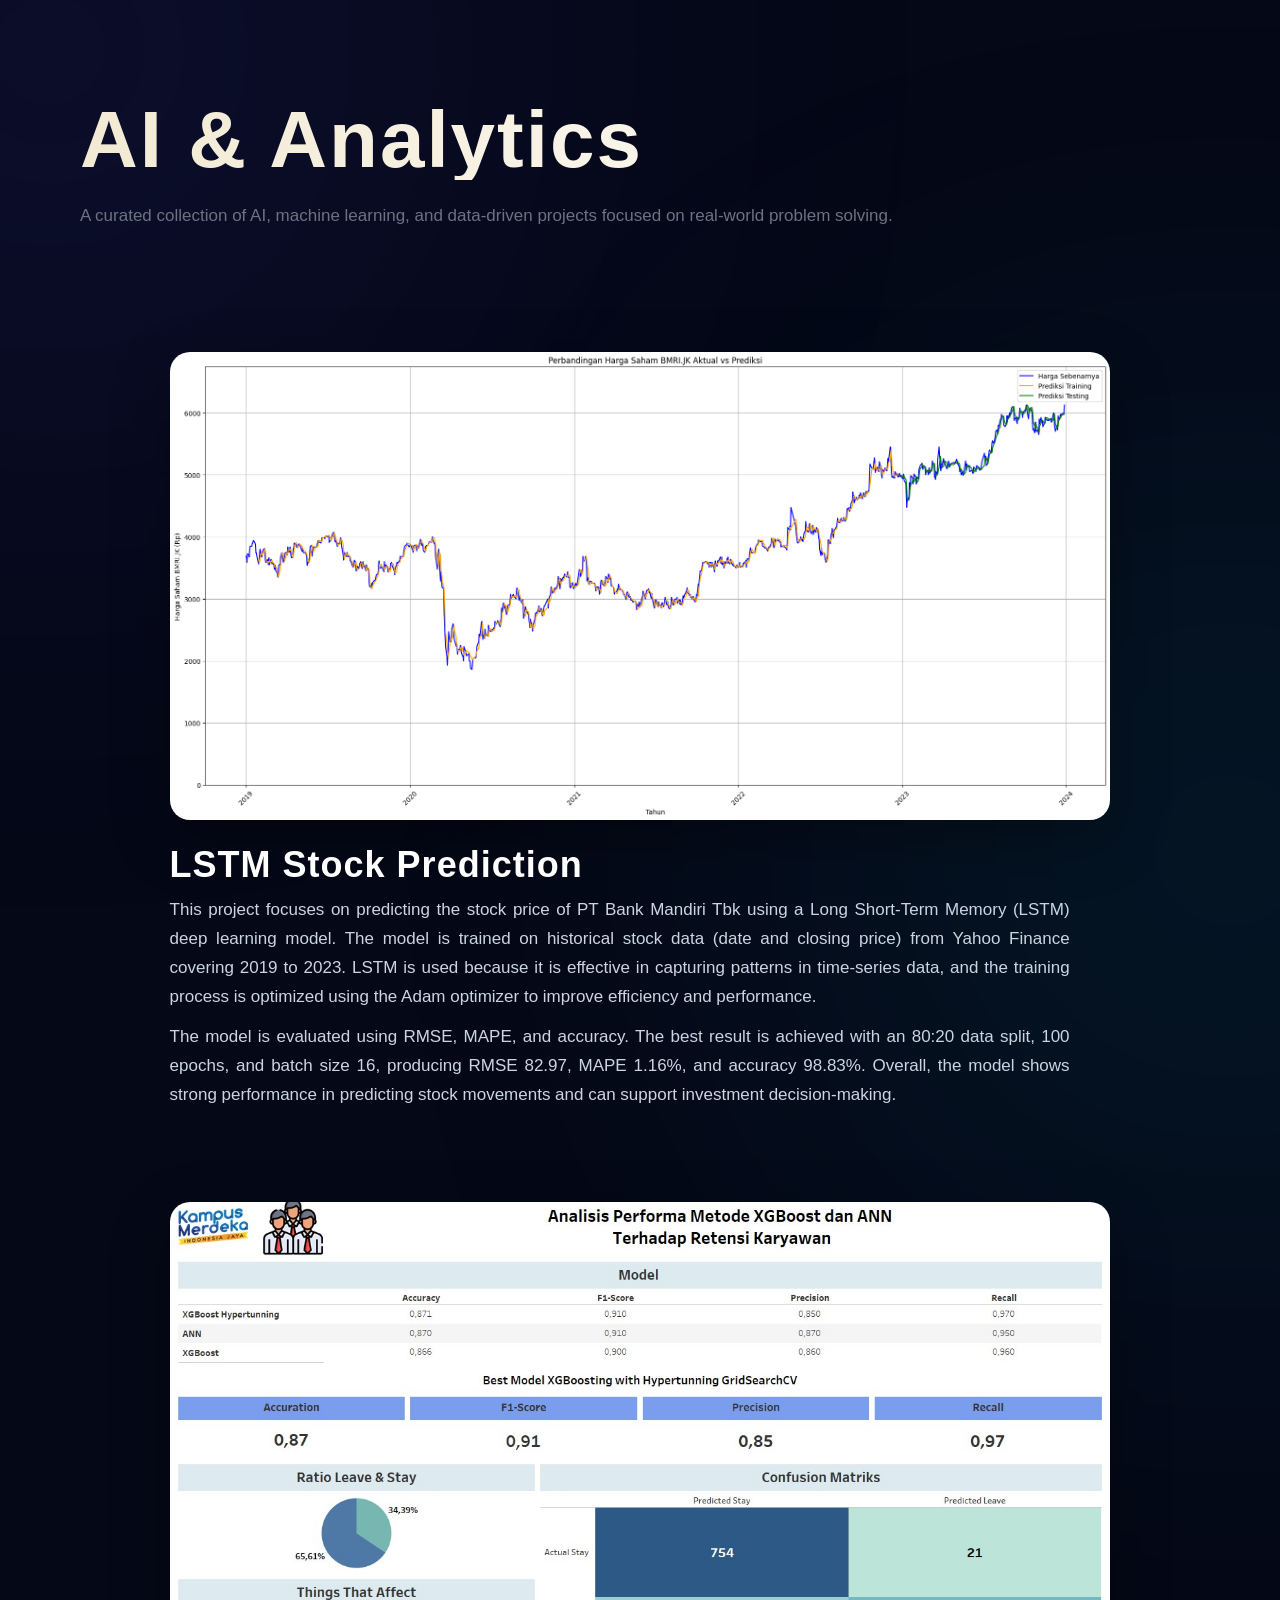
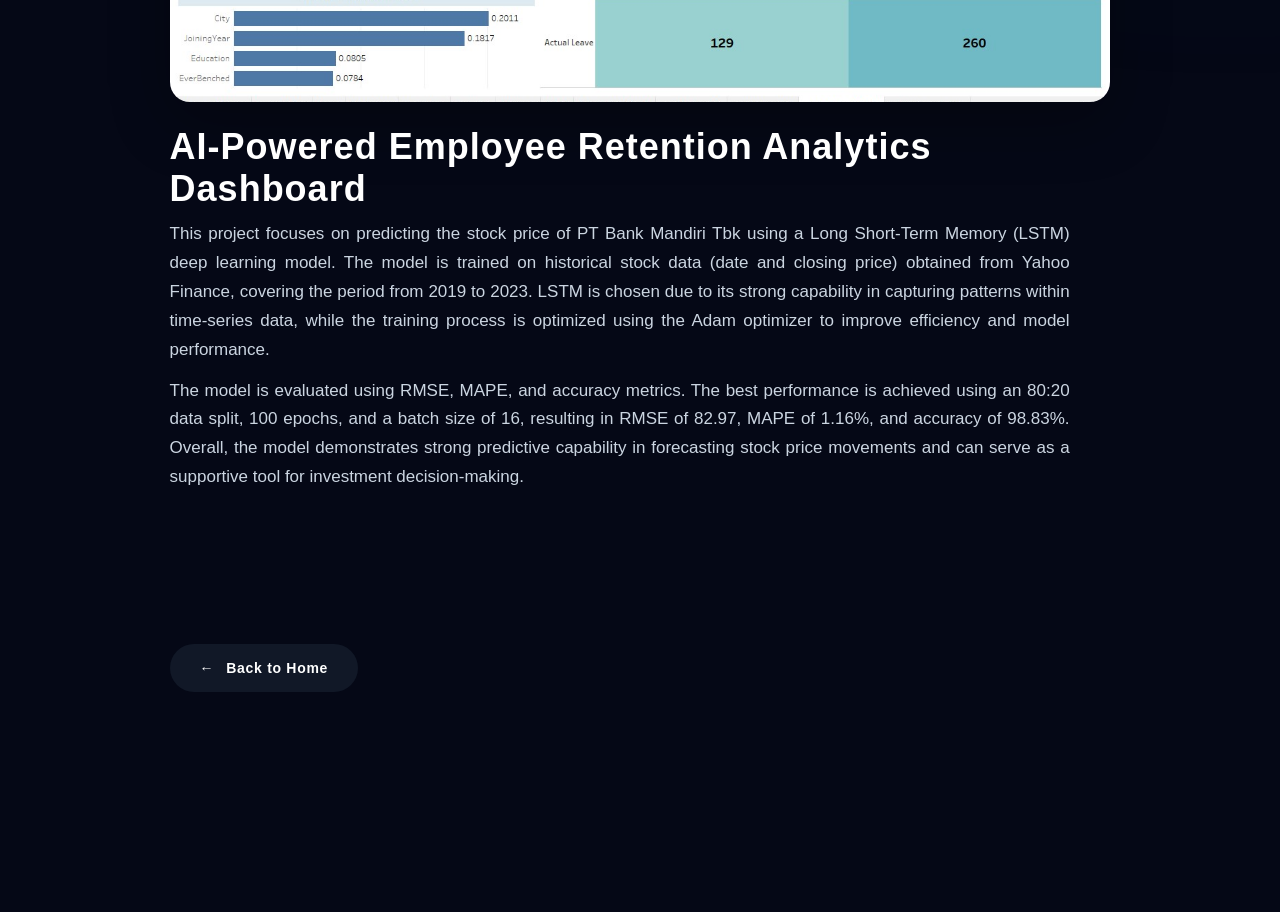
<file: data-projects.html>
<!DOCTYPE html>
<html lang="en">
<head>
  <meta charset="UTF-8">
  <meta name="viewport" content="width=device-width, initial-scale=1.0">
  <title>Machine Learning Projects</title>
  <link rel="stylesheet" href="style.css">
</head>
<link href="https://fonts.googleapis.com/css2?family=Space+Grotesk:wght@400;500;700;900&display=swap" rel="stylesheet">
<link href="https://fonts.googleapis.com/css2?family=Sora:wght@700;800&display=swap" rel="stylesheet">

<body class="design-body">

  <div class="ml-page">

    <h1>AI & Analytics</h1>

<p class="ml-subtitle">
A curated collection of AI, machine learning, and data-driven projects focused on real-world problem solving.
</p>

<div class="ml-container">

  <!-- PROJECT 1 -->
  <div class="ml-project">
    <img src="assets/prediksilstm.png" alt="LSTM Prediction">

    <div class="ml-text">
      <h2>LSTM Stock Prediction</h2>
      <p>
This project focuses on predicting the stock price of PT Bank Mandiri Tbk using a Long Short-Term Memory (LSTM) deep learning model. The model is trained on historical stock data (date and closing price) from Yahoo Finance covering 2019 to 2023. LSTM is used because it is effective in capturing patterns in time-series data, and the training process is optimized using the Adam optimizer to improve efficiency and performance.
</p>

<p>
The model is evaluated using RMSE, MAPE, and accuracy. The best result is achieved with an 80:20 data split, 100 epochs, and batch size 16, producing RMSE 82.97, MAPE 1.16%, and accuracy 98.83%. Overall, the model shows strong performance in predicting stock movements and can support investment decision-making.
</p>
    </div>
  </div>

  <!-- PROJECT 2 -->
  <div class="ml-project">
    <img src="assets/dashboard.jpg" alt="SVM Stroke">

<div class="ml-text">
  <h2>AI-Powered Employee Retention Analytics Dashboard</h2>

  <p>
This project focuses on predicting the stock price of PT Bank Mandiri Tbk using a Long Short-Term Memory (LSTM) deep learning model. The model is trained on historical stock data (date and closing price) obtained from Yahoo Finance, covering the period from 2019 to 2023. LSTM is chosen due to its strong capability in capturing patterns within time-series data, while the training process is optimized using the Adam optimizer to improve efficiency and model performance.
  </p>

  <p>
The model is evaluated using RMSE, MAPE, and accuracy metrics. The best performance is achieved using an 80:20 data split, 100 epochs, and a batch size of 16, resulting in RMSE of 82.97, MAPE of 1.16%, and accuracy of 98.83%. Overall, the model demonstrates strong predictive capability in forecasting stock price movements and can serve as a supportive tool for investment decision-making.
  </p>
</div>

</div>

<a href="index.html" class="back-btn">
    <span>←</span>
    <span>Back to Home</span>
</a>

</section>

</body>
</html>
</file>
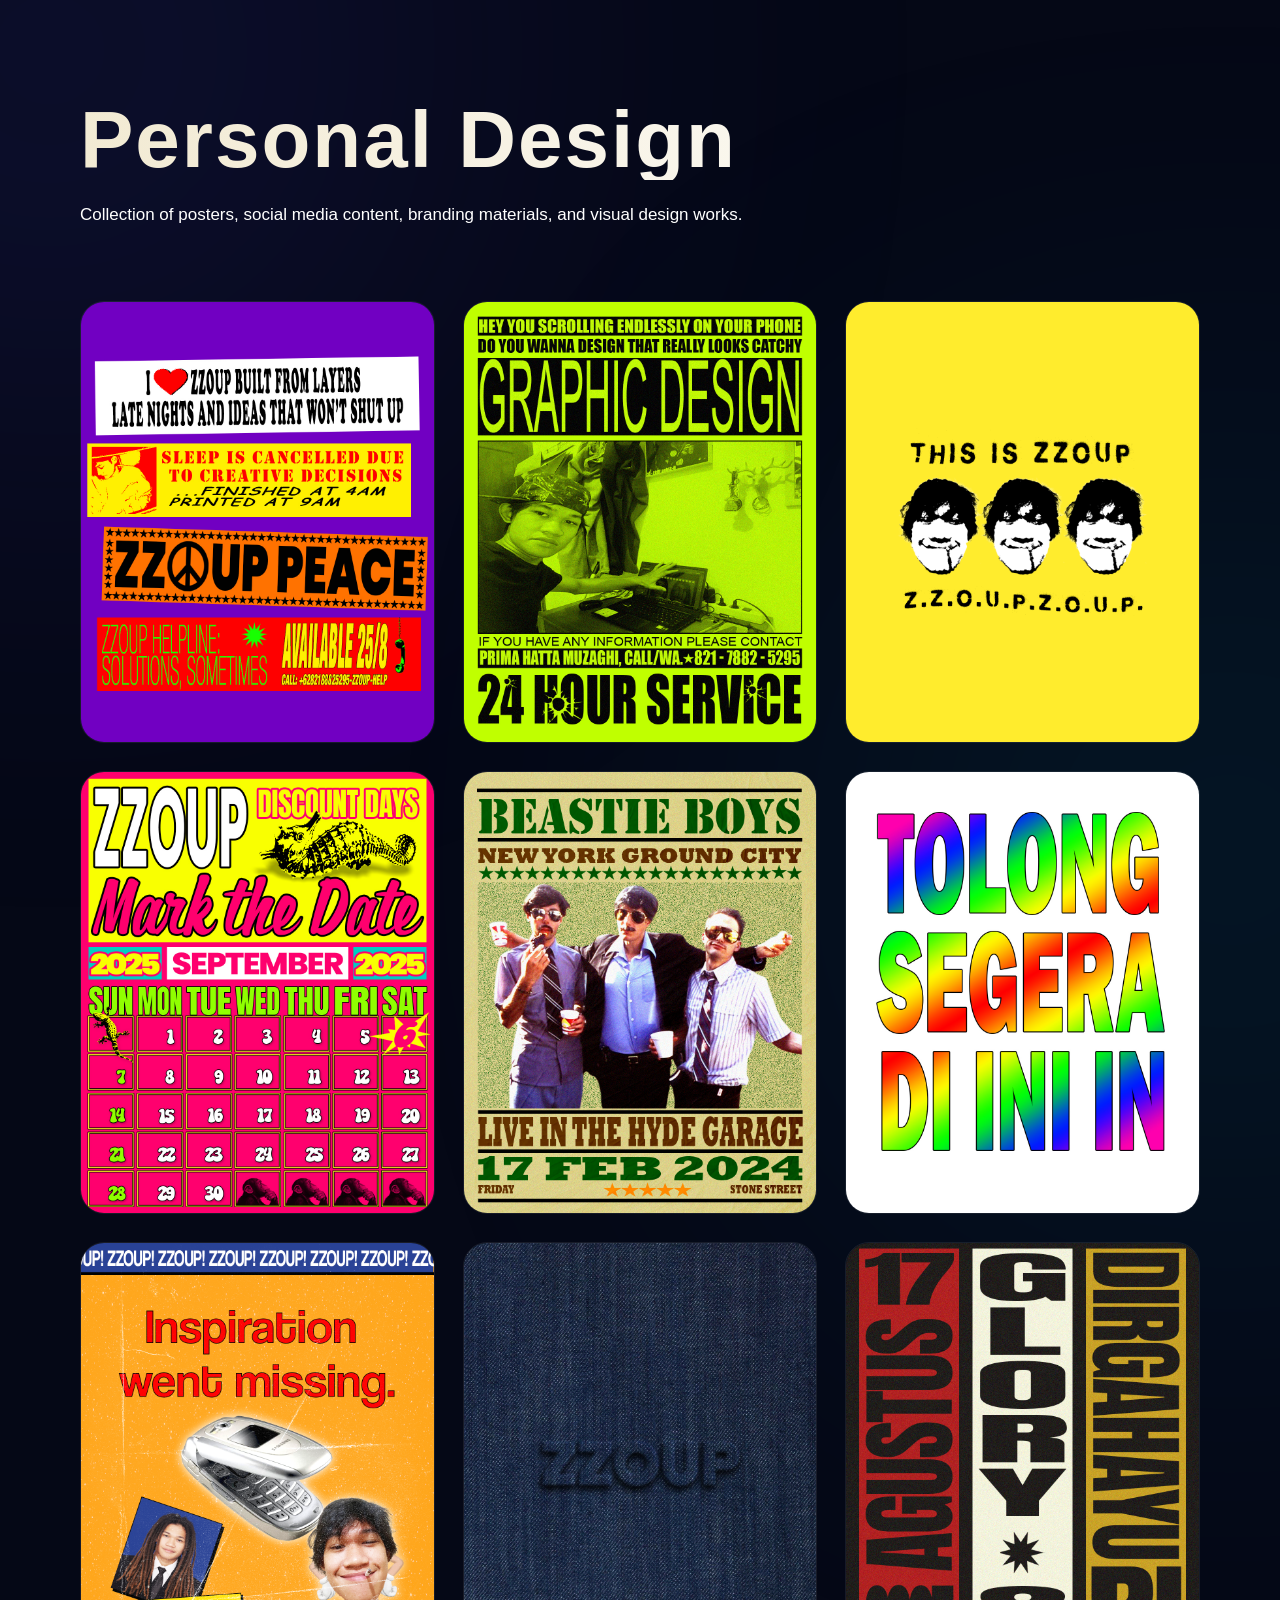
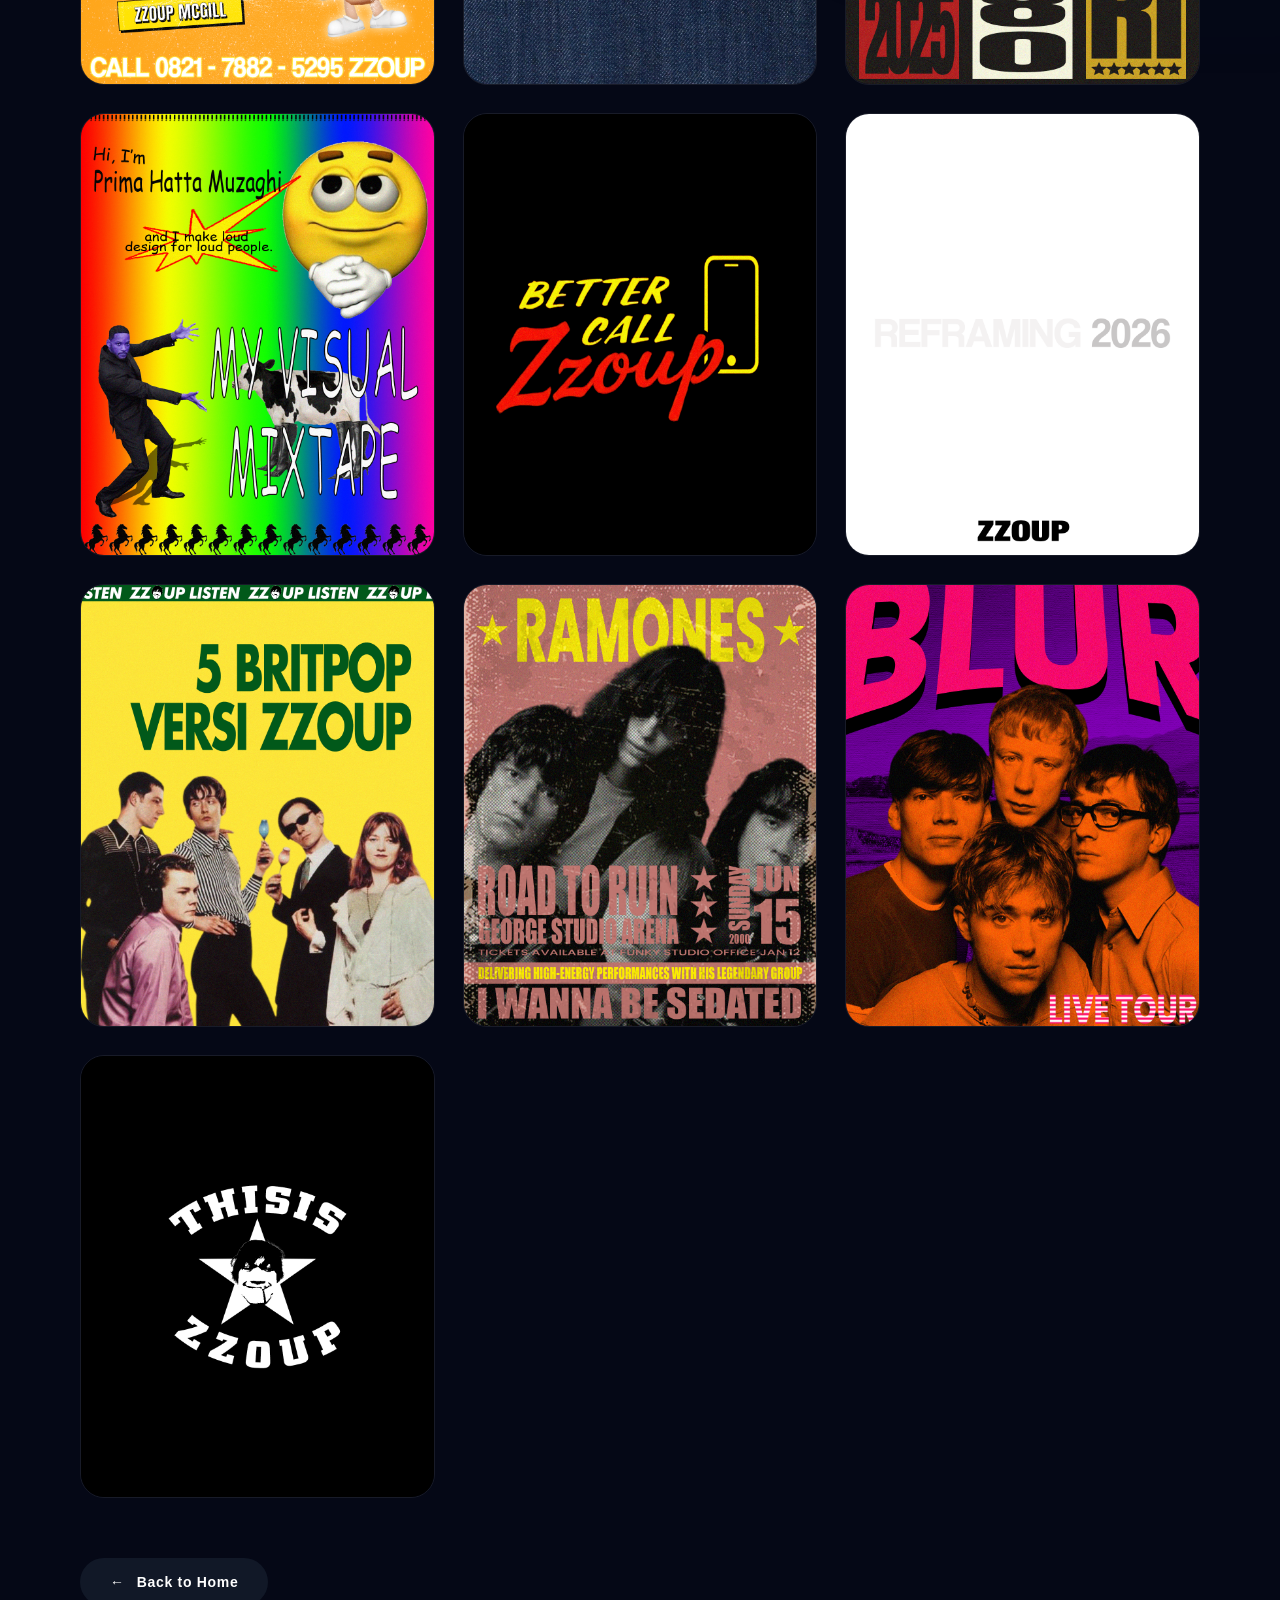
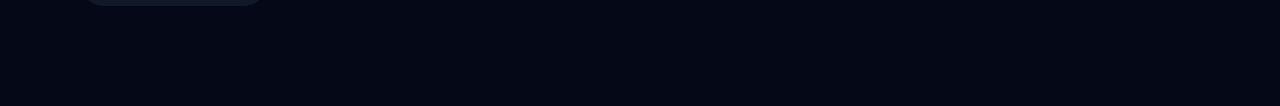
<file: design-projects.html>
<!DOCTYPE html>
<html lang="en">
<head>
    <meta charset="UTF-8">
    <meta name="viewport" content="width=device-width, initial-scale=1.0">
    <title>Design Projects</title>
    <link rel="stylesheet" href="style.css">
</head>
<body>
    <body class="design-body">

    </body>

<section class="design-page">

    <h1>Personal Design</h1>

    <p>
        Collection of posters, social media content,
        branding materials, and visual design works.
    </p>

    <div class="design-grid">

        <img src="assets/zzoupsticker.jpg" alt="">
        <img src="assets/zzoupjasa.jpg" alt="">
        <img src="assets/zzoupava.png" alt="">
        <img src="assets/zzoupcalender.jpg" alt="">
        <img src="assets/beastieboys.png" alt="">
        <img src="assets/tolong.jpg" alt="">
        <img src="assets/zzoup.png" alt="">
        <img src="assets/zzoupdenim.jpg" alt="">
        <img src="assets/zzoupkemerdekaan.jpg" alt="">
        <img src="assets/zzoupintro.jpg" alt="">
        <img src="assets/zzoupbcs.png" alt="">
        <img src="assets/zzoupreframing.png" alt="">
        <img src="assets/zzoupbritpop.png" alt="">
        <img src="assets/zzoupramones.jpg" alt="">
        <img src="assets/zzoupblur.jpg" alt="">
        <img src="assets/zzoupclash.png" alt="">

    </div>

<a href="index.html" class="back-btn">
    <span>←</span>
    <span>Back to Home</span>
</a>

</section>

</body>
</html>
</file>
<file: style.css>
/* =============================================
   FONT — Helvetica Neue LT Std (headings, bold) + Helvetica Neue (body)
   ============================================= */

:root {
  --font-heading: 'Helvetica Neue LT Std', 'Helvetica Neue', Helvetica, Arial, sans-serif;
  --font-body: 'Helvetica Neue', Helvetica, Arial, sans-serif;
}

html,
body {
  overflow-x: hidden;
}

* {
  margin: 0;
  padding: 0;
  box-sizing: border-box;
  scroll-behavior: smooth;
  font-family: var(--font-body);
}

body {
  background: white;
  color: #111;
}

/* =============================================
   TICKER BAR
   ============================================= */

.ticker-bar {
  display: flex;
  align-items: center;
  background: #0f172a;
  color: #f0f0f0;
  font-size: 13px;
  font-weight: 500;
  overflow: hidden;
  height: 38px;
  position: fixed;
  top: 0;
  left: 0;
  width: 100%;
  z-index: 1000;
  border-bottom: 2px solid #F9F5F0;
  font-family: var(--font-body);
  letter-spacing: 0.02em;
}

.ticker-label {
  flex-shrink: 0;
  background: #F4991A;
  color: #fff;
  font-weight: 700;
  font-size: 10px;
  letter-spacing: 0.12em;
  padding: 0 16px;
  height: 100%;
  display: flex;
  align-items: center;
  white-space: nowrap;
  font-family: var(--font-body);
  text-transform: uppercase;
}

.ticker-track {
  flex: 1;
  overflow: hidden;
  height: 100%;
  display: flex;
  align-items: center;
}

.ticker-inner {
  display: inline-flex;
  align-items: center;
  white-space: nowrap;
  animation: ticker-scroll 32s linear infinite;
}

.ticker-bar:hover .ticker-inner {
  animation-play-state: paused;
}

.ticker-item {
  display: inline-flex;
  align-items: center;
  gap: 6px;
  padding: 0 40px;
  color: #ffffff;
  font-family: var(--font-body);
}

.ticker-name {
  color: #F4991A;
  font-weight: 700;
}

.ticker-sep {
  color: #4a6080;
  margin: 0 2px;
}

@keyframes ticker-scroll {
  0%   { transform: translateX(0); }
  100% { transform: translateX(-50%); }
}

/* =============================================
   NAVBAR
   ============================================= */

nav {
  display: flex;
  justify-content: space-between;
  align-items: center;
  padding: 24px 8%;
  position: fixed;
  top: 38px;
  width: 100%;
  z-index: 999;
  background: rgba(255, 255, 255, 0.82);
  backdrop-filter: blur(18px);
  -webkit-backdrop-filter: blur(18px);
  border-bottom: 1px solid rgba(15, 23, 42, 0.05);
  box-shadow: 0 8px 30px rgba(15, 23, 42, 0.05);
}

.logo {
  font-family: var(--font-heading);
  font-size: 28px;
  letter-spacing: 2px;
  color: #0f172a;
  text-decoration: none;
  animation: logoFloat 3s ease-in-out infinite;
  cursor: pointer;
  transition: 0.3s;

  background: linear-gradient(90deg, #0f172a, #1e293b, #d1cbb8, #0f172a);
  background-size: 300%;
  -webkit-background-clip: text;
  -webkit-text-fill-color: transparent;
  animation: gradientMove 8s linear infinite, logoFloat 3s ease-in-out infinite;
}

.logo:hover {
  transform: translateY(-2px);
}

@keyframes logoFloat {
  0%   { transform: translateY(0px); }
  50%  { transform: translateY(-4px); }
  100% { transform: translateY(0px); }
}

@keyframes gradientMove {
  0%   { background-position: 0%; }
  50%  { background-position: 100%; }
  100% { background-position: 0%; }
}

nav ul {
  display: flex;
  align-items: center;
  gap: 45px;
  list-style: none;
}

nav a {
  font-family: var(--font-body);
  font-size: 14px;
  font-weight: 600;
  color: #0f172a;
  text-decoration: none;
  letter-spacing: 0.05em;
  text-transform: uppercase;
  position: relative;
  transition: 0.35s ease;
}

nav a::after {
  content: "";
  position: absolute;
  left: 50%;
  bottom: -6px;
  width: 0;
  height: 2px;
  background: #F4991A;
  transform: translateX(-50%);
  transition: 0.35s ease;
}

nav a:hover {
  color: #F4991A;
}

nav a:hover::after {
  width: 100%;
}

/* =============================================
   HERO
   ============================================= */

.hero {
  min-height: 100vh;
  display: flex;
  justify-content: space-between;
  align-items: center;
  padding: 160px 8% 120px;
  gap: 80px;
  background: white;
  color: #111;
}

.hero-text {
  flex: 1;
}

.hero-text h2 {
  font-family: var(--font-body);
  font-size: 18px;
  font-weight: 500;
  color: #344F1F;
  letter-spacing: 0.15em;
  text-transform: uppercase;
  margin-bottom: 10px;
  opacity: 0.85;
}

.hero-text h1 {
  font-family: var(--font-heading);
  font-size: 78px;
  font-weight: 700;
  line-height: 0.95;
  letter-spacing: 1px;
  color: #344F1F;
  white-space: nowrap;

  opacity: 0;
  animation: zoomFade 1.2s ease forwards;
  animation-delay: 0.5s;
}

.hero-text p {
  margin: 24px 0;
  max-width: clamp(320px, 35vw, 420px);
  line-height: 1.7;
  font-size: 17px;
  font-weight: 400;
  color: #112043;
  letter-spacing: 0.01em;

  opacity: 0;
  animation: fadeUp 1.2s ease forwards;
  animation-delay: 0.8s;
}

.hero button {
  padding: 16px 36px;
  border: none;
  border-radius: 14px;
  background: #F4991A;
  color: white;
  font-family: var(--font-body);
  font-weight: 700;
  font-size: 13px;
  letter-spacing: 0.1em;
  text-transform: uppercase;
  cursor: pointer;
  transition: all 0.35s ease;

  opacity: 0;
  animation: fadeUp 1.2s ease forwards, buttonGlow 3s ease-in-out infinite;
  animation-delay: 1.1s, 0s;
}

.hero button:hover {
  transform: translateY(-4px);
  box-shadow: 0 10px 25px rgba(244, 153, 26, 0.4);
}

.hero-image {
  flex: 1;
  display: flex;
  justify-content: flex-end;
  position: relative;
}

.hero-image img {
  width: 350px;
  border-radius: 20px;
  object-fit: cover;
  opacity: 0;
  animation: fadePhoto 1.2s ease forwards;
  animation-delay: 0.7s;
}

/* =============================================
   SECTION BASE
   ============================================= */

section {
  padding: 100px 8%;
}

section h2 {
  font-family: var(--font-heading);
  font-size: 52px;
  font-weight: 700;
  letter-spacing: 1px;
  margin-bottom: 50px;
  line-height: 1;
}

.section-title {
  font-family: var(--font-heading);
  font-size: 52px;
  font-weight: 700;
  letter-spacing: 1px;
  position: relative;
  display: inline-block;
  margin-bottom: 50px;
  line-height: 1;
}

.section-title::after {
  content: "";
  position: absolute;
  left: 0;
  bottom: -14px;
  width: 70px;
  height: 4px;
  border-radius: 10px;
  background: #F4991A;
}

/* =============================================
   ABOUT
   ============================================= */

.about {
  background: #ffffff;
  color: #344F1F;
  display: flex;
  flex-direction: column;
  align-items: center;
  padding: 80px 8% 80px;
  gap: 10px;
}

.about h2 {
  color: #344F1F;
  align-self: flex-start;
}

.about p {
  font-family: var(--font-body);
  font-size: 18px;
  font-weight: 400;
  line-height: 1.9;
  text-align: justify;
  color: #112043;
  max-width: 900px;
  letter-spacing: 0.01em;
}

/* =============================================
   EXPERIENCE
   ============================================= */

.experience {
  background: #ffffff;
  color: #0f172a;
}

.experience h2 {
  color: #344F1F;
  position: relative;
  display: inline-block;
}

.experience h2::after {
  content: "";
  position: absolute;
  left: 0;
  bottom: -14px;
  width: 70px;
  height: 4px;
  border-radius: 10px;
  background: #F4991A;
}

/* SKILLS 3D GLASS BOX */
.skills-3box {
  display: grid;
  grid-template-columns: repeat(auto-fit, minmax(280px, 1fr));
  gap: 25px;
  margin-top: 20px;
}

.glass-box {
  background: rgba(255, 255, 255, 0.08);
  border: 1px solid rgba(255, 255, 255, 0.2);
  border-radius: 20px;
  padding: 22px;
  backdrop-filter: blur(14px);
  -webkit-backdrop-filter: blur(14px);
  box-shadow:
    0 20px 40px rgba(0, 0, 0, 0.15),
    inset 0 1px 0 rgba(255, 255, 255, 0.2);
  transition: 0.35s ease;
  transform-style: preserve-3d;
}

.glass-box:hover {
  transform: translateY(-10px);
  box-shadow:
    0 30px 60px rgba(0, 0, 0, 0.25),
    inset 0 1px 0 rgba(255, 255, 255, 0.25);
}

.box-header {
  display: flex;
  align-items: center;
  gap: 10px;
  margin-bottom: 18px;
}

.box-header img {
  width: 26px;
  height: 26px;
}

.box-header h3 {
  font-family: var(--font-heading);
  font-size: 16px;
  font-weight: 700;
  letter-spacing: 2px;
}

/* TIMELINE */
.timeline {
  position: relative;
  padding-left: 30px;
}

.timeline::before {
  content: "";
  position: absolute;
  left: 10px;
  top: 10px;
  bottom: 10px;
  width: 2px;
  background: rgba(192, 192, 192, 0.35);
}

.timeline-item {
  position: relative;
  margin-bottom: 22px;
}

.dot {
  width: 10px;
  height: 10px;
  background: rgb(192, 192, 192);
  border-radius: 50%;
  position: absolute;
  left: -24px;
  top: 3px;
  box-shadow: 0 0 10px rgba(192, 192, 192, 0.6);
}

.timeline h4 {
  margin: 0;
  font-family: var(--font-body);
  font-size: 14px;
  font-weight: 700;
  color: #0f172a;
  letter-spacing: 0.01em;
}

.timeline p {
  margin: 5px 0;
  font-family: var(--font-body);
  font-size: 13px;
  opacity: 0.75;
}

.timeline span {
  font-family: var(--font-body);
  font-size: 12px;
  opacity: 0.6;
}

/* TOOLS GRID */
.tools-grid-box {
  display: grid;
  grid-template-columns: repeat(4, 1fr);
  gap: 16px;
  justify-items: center;
  align-items: center;
  width: 100%;
  margin-top: 10px;
}

.tool-item {
  display: flex;
  flex-direction: column;
  align-items: center;
  justify-content: center;
  gap: 6px;
  text-align: center;
}

.tool-item img {
  width: 70px;
  height: 70px;
  object-fit: contain;
  padding: 10px;
  background: rgba(255, 255, 255, 0.08);
  border: 1px solid rgba(255, 255, 255, 0.15);
  border-radius: 12px;
  transition: 0.2s ease;
}

.tool-item p {
  margin: 0;
  font-family: var(--font-body);
  font-size: 12px;
  font-weight: 600;
  color: #0f172a;
  text-align: center;
  letter-spacing: 0.03em;
}

/* =============================================
   SKILLS CLOUD
   ============================================= */

.skills {
  background: white;
}

.skills h2 {
  color: #344F1F !important;
}

.skills-cloud {
  position: relative;
  width: 100%;
  max-width: 1000px;
  height: 280px;
  margin: 60px auto 0;
  transform: translateY(80px);
}

.skills-cloud span {
  position: absolute;
  background: #e8e7e8;
  padding: 14px 28px;
  border-radius: 999px;
  font-family: var(--font-body);
  font-size: 15px;
  font-weight: 600;
  letter-spacing: 0.02em;
  color: #111;
  white-space: nowrap;
  transition: 0.3s ease;
}

.skills-cloud span:hover {
  transform: translateY(-6px) scale(1.03) !important;
  background: #112043;
  color: white;
}

.skills-cloud span:nth-child(1)  { top: 120px; left: 60px;  transform: rotate(-12deg); }
.skills-cloud span:nth-child(2)  { top: 170px; left: 210px; transform: rotate(8deg); }
.skills-cloud span:nth-child(3)  { top: 95px;  left: 390px; transform: rotate(-10deg); }
.skills-cloud span:nth-child(4)  { top: 180px; left: 500px; transform: rotate(10deg); }
.skills-cloud span:nth-child(5)  { top: 130px; left: 650px; transform: rotate(-15deg); }
.skills-cloud span:nth-child(6)  { top: 250px; left: 80px;  transform: rotate(-8deg); }
.skills-cloud span:nth-child(7)  { top: 225px; left: 300px; transform: rotate(6deg); }
.skills-cloud span:nth-child(8)  { top: 240px; left: 520px; transform: rotate(-5deg); }
.skills-cloud span:nth-child(9)  { top: 230px; left: 760px; transform: rotate(9deg); }
.skills-cloud span:nth-child(10) { top: 60px;  left: 160px; transform: rotate(5deg); }
.skills-cloud span:nth-child(11) { top: 300px; left: 440px; transform: rotate(-7deg); }

/* =============================================
   PROJECTS
   ============================================= */

.projects {
  background: #e8e7e8;
}

.projects h2 {
  font-family: var(--font-heading);
  color: #344F1F;
  position: relative;
  display: inline-block;
}

.projects h2::after {
  content: "";
  position: absolute;
  left: 0;
  bottom: -14px;
  width: 70px;
  height: 4px;
  border-radius: 10px;
  background: #F4991A;
}

.project-container {
  display: grid;
  grid-template-columns: repeat(auto-fit, minmax(300px, 1fr));
  gap: 30px;
}

.project-card-link {
  text-decoration: none;
  color: inherit;
  display: block;
}

.project-card {
  background: #F9F5F0;
  border: 2px solid transparent;
  border-radius: 24px;
  overflow: hidden;
  transition: 0.35s ease;
  box-shadow: 0 8px 30px rgba(0, 0, 0, 0.05);
}

.project-card:hover {
  transform: translateY(-8px);
  box-shadow: 0 20px 40px rgba(52, 79, 31, 0.10);
}

.project-card img {
  width: 100%;
  height: 220px;
  object-fit: cover;
}

.project-info {
  padding: 22px;
}

.project-info h3 {
  font-family: var(--font-heading);
  font-size: 22px;
  font-weight: 700;
  letter-spacing: 0.5px;
  color: #0f172a;
  margin-bottom: 8px;
}

.project-info p {
  font-family: var(--font-body);
  font-size: 14px;
  line-height: 1.6;
  color: #374151;
  margin-top: 0;
  letter-spacing: 0.01em;
}

/* =============================================
   CONTACT
   ============================================= */

.contact {
  background: white;
  color: #111;
  text-align: center;
}

.contact p,
.contact h2 {
  color: #344F1F;
}

.contact-icons {
  display: flex;
  justify-content: center;
  gap: 40px;
  flex-wrap: wrap;
  margin-top: 40px;
}

.contact-item {
  display: flex;
  flex-direction: column;
  align-items: center;
  gap: 10px;
  text-decoration: none;
  color: #0f172a;
  padding: 20px;
  border-radius: 16px;
  background: #f3f4f6;
  transition: 0.3s ease;
  width: 120px;
  font-family: var(--font-body);
  font-size: 13px;
  font-weight: 600;
  letter-spacing: 0.05em;
  text-transform: uppercase;
}

.contact-item img {
  width: 40px;
  height: 40px;
  object-fit: contain;
  filter: none !important;
}

.contact-item:hover {
  transform: translateY(-8px);
  background: #0f172a;
  color: white;
  box-shadow: 0 20px 40px rgba(0, 0, 0, 0.15);
}

.contact-item:hover img {
  filter: brightness(0) invert(1) !important;
}

/* =============================================
   COMMENT SECTION
   ============================================= */

.comment-section {
  margin-top: 48px;
  max-width: 700px;
  margin-left: auto;
  margin-right: auto;
}

.comment-section-title {
  font-family: var(--font-heading);
  font-size: 28px;
  font-weight: 700;
  letter-spacing: 0.5px;
  margin-bottom: 6px;
}

.comment-section-sub {
  font-family: var(--font-body);
  font-size: 14px;
  color: #888;
  margin-bottom: 24px;
}

.comment-form {
  background: rgba(255, 255, 255, 0.04);
  border: 1px solid rgba(0, 0, 0, 0.10);
  border-radius: 16px;
  padding: 24px;
  margin-bottom: 32px;
}

.comment-form-row {
  display: grid;
  grid-template-columns: 1fr 1fr;
  gap: 12px;
  margin-bottom: 12px;
}

.comment-form input,
.comment-form textarea {
  width: 100%;
  background: rgba(255, 255, 255, 0.05);
  border: 1px solid rgba(0, 0, 0, 0.12);
  border-radius: 10px;
  padding: 10px 14px;
  font-family: var(--font-body);
  font-size: 14px;
  color: inherit;
  outline: none;
  transition: border-color 0.2s;
  box-sizing: border-box;
}

.comment-form input:focus,
.comment-form textarea:focus {
  border-color: #0f172a;
}

.comment-form textarea {
  resize: vertical;
  min-height: 90px;
  margin-bottom: 12px;
}

.comment-form-footer {
  display: flex;
  align-items: center;
  justify-content: space-between;
}

.char-count {
  font-family: var(--font-body);
  font-size: 12px;
  color: #888;
}

.comment-submit-btn {
  background: #0f172a;
  color: #f0f0f0;
  border: none;
  border-radius: 10px;
  padding: 10px 22px;
  font-family: var(--font-body);
  font-size: 13px;
  font-weight: 700;
  letter-spacing: 0.08em;
  text-transform: uppercase;
  cursor: pointer;
  transition: opacity 0.2s, transform 0.1s;
}

.comment-submit-btn:hover  { opacity: 0.85; }
.comment-submit-btn:active { transform: scale(0.97); }
.comment-submit-btn:disabled { opacity: 0.4; cursor: not-allowed; }

.comment-status {
  font-family: var(--font-body);
  font-size: 13px;
  margin-top: 10px;
  min-height: 18px;
}
.comment-status--success { color: #4caf50; }
.comment-status--error   { color: #f44336; }
.comment-status--info    { color: #888; }

.comment-list {
  display: flex;
  flex-direction: column;
  gap: 14px;
}

.comment-loading,
.comment-empty {
  text-align: center;
  padding: 32px;
  color: #888;
  font-family: var(--font-body);
  font-size: 14px;
}

.comment-card {
  display: flex;
  gap: 14px;
  align-items: flex-start;
  background: rgba(255, 255, 255, 0.03);
  border: 1px solid rgba(0, 0, 0, 0.08);
  border-radius: 12px;
  padding: 16px;
  transition: border-color 0.2s;
}

.comment-card:hover {
  border-color: #0f172a;
}

.comment-card > div:last-child {
  flex: 1;
  text-align: left;
}

.comment-avatar {
  width: 38px;
  height: 38px;
  border-radius: 50%;
  background: #0f172a;
  color: #f0f0f0;
  display: flex;
  align-items: center;
  justify-content: center;
  font-family: var(--font-heading);
  font-size: 14px;
  font-weight: 400;
  flex-shrink: 0;
}

.comment-author {
  font-family: var(--font-body);
  font-size: 14px;
  font-weight: 700;
  text-align: left;
  display: flex;
  align-items: center;
  gap: 6px;
  flex-wrap: wrap;
}

.comment-role {
  font-weight: 400;
  color: #888;
  font-size: 13px;
}

.comment-date {
  font-family: var(--font-body);
  font-size: 12px;
  color: #777;
  margin: 2px 0 6px;
  text-align: left;
}

.comment-text {
  font-family: var(--font-body);
  font-size: 14px;
  line-height: 1.6;
  opacity: 0.85;
  text-align: left;
}

/* =============================================
   CV SECTION
   ============================================= */

.cv-section {
  text-align: center;
  padding: 100px 8%;
  background: #ffffff;
  color: #344F1F;
}

.cv-section h2 {
  color: #344F1F;
}

.cv-section p {
  margin: 20px 0;
  color: #6b7280;
  font-family: var(--font-body);
  font-size: 16px;
}

.cv-btn {
  padding: 16px 38px;
  border: none;
  border-radius: 14px;
  background: #F4991A;
  color: white;
  font-family: var(--font-body);
  font-size: 13px;
  font-weight: 700;
  letter-spacing: 0.1em;
  text-transform: uppercase;
  cursor: pointer;
  transition: 0.3s ease;
}

.cv-btn:hover {
  transform: translateY(-4px);
  box-shadow: 0 12px 30px rgba(244, 153, 26, 0.35);
}

/* CV MODAL */
.cv-modal {
  position: fixed;
  inset: 0;
  background: rgba(0, 0, 0, 0.35);
  backdrop-filter: blur(8px);
  -webkit-backdrop-filter: blur(8px);
  display: flex;
  justify-content: center;
  align-items: center;
  z-index: 9999;
  opacity: 0;
  visibility: hidden;
  transition: 0.3s ease;
}

.cv-modal.show {
  opacity: 1;
  visibility: visible;
}

.cv-content {
  width: 85%;
  max-width: 1000px;
  height: 85vh;
  background: white;
  border-radius: 24px;
  position: relative;
  opacity: 0;
  transform: translateY(40px);
  transition:
    transform 0.45s cubic-bezier(0.22, 1, 0.36, 1),
    opacity 0.45s ease;
  box-shadow: 0 30px 80px rgba(0, 0, 0, 0.12);
}

.cv-modal.show .cv-content {
  opacity: 1;
  transform: translateY(0);
}

.close-cv {
  position: absolute;
  top: 70px;
  right: 20px;
  width: 32px;
  height: 32px;
  border: none;
  background: rgba(255, 255, 255, 0.9);
  border-radius: 10px;
  color: #111;
  font-size: 20px;
  font-weight: 300;
  cursor: pointer;
  display: flex;
  align-items: center;
  justify-content: center;
  z-index: 999;
  transition: all 0.25s ease;
}

.close-cv:hover {
  background: #F4991A;
  color: white;
  transform: scale(1.08);
}

.cv-content iframe {
  width: 100%;
  height: 100%;
  border: none;
  border-radius: 18px;
  background: white;
}

.cv-mobile-card {
  display: none;
}

@media (max-width: 700px) {
  .cv-content {
    width: 92%;
    height: auto;
    max-height: 80vh;
    border-radius: 22px;
    padding: 50px 28px 36px;
  }

  .close-cv {
    top: 16px;
    right: 16px;
  }

  .cv-iframe {
    display: none;
  }

  .cv-mobile-card {
    display: flex;
    flex-direction: column;
    align-items: center;
    text-align: center;
    gap: 6px;
    padding: 10px 0 4px;
  }

  .cv-mobile-icon {
    width: 72px;
    height: 72px;
    border-radius: 50%;
    background: #fdf3e5;
    display: flex;
    align-items: center;
    justify-content: center;
    margin-bottom: 14px;
  }

  .cv-mobile-card h3 {
    font-family: var(--font-heading);
    font-size: 22px;
    font-weight: 700;
    color: #0f172a;
    margin-bottom: 6px;
  }

  .cv-mobile-card p {
    font-size: 14px;
    color: #556;
    max-width: 260px;
    line-height: 1.5;
    margin-bottom: 22px;
  }

  .cv-mobile-btn {
    width: 100%;
    max-width: 260px;
    padding: 14px 0;
    border-radius: 12px;
    font-family: var(--font-body);
    font-weight: 700;
    font-size: 13px;
    letter-spacing: 0.06em;
    text-transform: uppercase;
    text-decoration: none;
    text-align: center;
    margin-bottom: 12px;
    transition: 0.25s ease;

    background: #F4991A;
    color: #fff;
    border: 1px solid #F4991A;
  }

  .cv-mobile-btn:active {
    transform: scale(0.97);
  }

  .cv-mobile-btn-outline {
    background: transparent;
    color: #0f172a;
    border: 1px solid rgba(15, 23, 42, 0.2);
  }
}

/* =============================================
   HERO IMAGE EFFECTS
   ============================================= */

.image-hover {
  position: relative;
  width: 350px;
  border-radius: 20px;
  overflow: hidden;
}

.image-hover img {
  width: 100%;
  display: block;
  border-radius: 20px;
  transition: 0.3s;
}

.image-hover:hover img {
  filter: brightness(0.72);
}

.flashlight {
  position: absolute;
  width: 250px;
  height: 250px;
  border-radius: 50%;
  pointer-events: none;
  background: radial-gradient(
    circle,
    rgba(255, 255, 255, 0.9) 0%,
    rgba(255, 255, 255, 0.45) 25%,
    rgba(255, 255, 255, 0.12) 45%,
    transparent 70%
  );
  mix-blend-mode: screen;
  transform: translate(-50%, -50%);
  opacity: 0;
  transition: opacity 0.2s ease;
}

.profile-tag {
  cursor: pointer;
  transition: 0.3s ease;
  position: absolute;
  bottom: -35px;
  left: 55%;
  transform: translateX(-50%);
  background: rgba(255, 255, 255, 0.95);
  border: 1px solid rgba(0, 0, 0, 0.25);
  border-radius: 999px;
  padding: 10px 16px;
  display: flex;
  align-items: center;
  gap: 10px;
  white-space: nowrap;
  backdrop-filter: blur(12px);
  animation: floatTag 4s ease-in-out infinite;
}

.profile-tag:hover {
  background: #112043;
  border-color: #112043;
}

.profile-tag:hover span {
  color: white;
}

.profile-tag:hover .dot {
  background: white;
  box-shadow: 0 0 8px white;
}

.profile-tag .dot {
  width: 10px;
  height: 10px;
  border-radius: 50%;
  background: #344F1F;
  box-shadow: 0 0 3px #46632f;
}

.profile-tag span {
  font-family: var(--font-body);
  color: #0f172a;
  font-size: 13px;
  font-weight: 600;
  letter-spacing: 0.02em;
}

@keyframes floatTag {
  0%, 100% { transform: translate(-50%, 0); }
  50%       { transform: translate(-50%, -5px); }
}

/* =============================================
   FOOTER
   ============================================= */

footer {
  width: 100%;
  padding: 30px 20px;
  background: #0f172a;
  color: white;
  text-align: center;
  border-top: 1px solid rgba(255, 255, 255, 0.08);
  font-family: var(--font-body);
  font-size: 13px;
  letter-spacing: 0.05em;
}

/* =============================================
   DESIGN PROJECT PAGE
   ============================================= */

.design-body {
  background: #050816;
  color: white;
  min-height: 100vh;
  overflow-x: hidden;
}

.design-body::before {
  content: "";
  position: fixed;
  top: -300px; left: -300px;
  width: 700px; height: 700px;
  background: #4f46e5;
  border-radius: 50%;
  filter: blur(250px);
  opacity: 0.20;
  z-index: -1;
}

.design-body::after {
  content: "";
  position: fixed;
  bottom: -300px; right: -300px;
  width: 700px; height: 700px;
  background: #06b6d4;
  border-radius: 50%;
  filter: blur(250px);
  opacity: 0.15;
  z-index: -1;
}

.design-page {
  max-width: 1200px;
  margin: auto;
  padding: 100px 40px;
  min-height: 100vh;
  position: relative;
  color: white;
}

.design-page h1,
.cd-page h1 {
  font-family: var(--font-heading);
  font-size: 80px;
  font-weight: 700;
  letter-spacing: 2px;
  margin-bottom: 20px;
  line-height: 1;

  background: linear-gradient(90deg, #F2EAD3, #ffffff, #F4E7C3, #F4B942, #ffffff);
  background-size: 400% auto;
  -webkit-background-clip: text;
  -webkit-text-fill-color: transparent;
  animation: gradientFlow 8s linear infinite;
}

.design-page p {
  font-family: var(--font-body);
  font-size: 17px;
  line-height: 1.8;
  max-width: 900px;
}

.design-grid {
  margin-top: 70px;
  display: grid;
  grid-template-columns: repeat(auto-fit, minmax(320px, 1fr));
  gap: 28px;
}

.design-grid img {
  width: 100%;
  border-radius: 24px;
  border: 1px solid rgba(255, 255, 255, 0.08);
  transition: 0.4s ease;
}

.design-grid img:hover {
  transform: translateY(-10px) scale(1.02);
  box-shadow:
    0 30px 60px rgba(0, 0, 0, 0.4),
    0 0 40px rgba(99, 102, 241, 0.15);
}

.back-btn {
  display: inline-flex;
  width: fit-content;
  align-items: center;
  gap: 12px;
  padding: 16px 30px;
  margin-top: 60px;
  border-radius: 50px;
  text-decoration: none;
  background: #111827;
  color: white;
  font-family: var(--font-body);
  font-size: 14px;
  font-weight: 600;
  letter-spacing: 0.05em;
  transition: 0.3s;
}

.back-btn:hover {
  background: #1f2937;
}

.back-btn span:first-child {
  transition: 0.3s;
}

.back-btn:hover span:first-child {
  transform: translateX(-5px);
}

/* =============================================
   ML / DATA SCIENCE PAGE
   ============================================= */

.ml-body {
  background: linear-gradient(135deg, #F2EAD3, #FFF7E6);
  color: #1f2937;
  min-height: 100vh;
  overflow-x: hidden;
}

.ml-page {
  max-width: 1200px;
  margin: auto;
  padding: 100px 40px;
  min-height: 100vh;
}

.ml-page h1 {
  font-family: var(--font-heading);
  font-size: 80px;
  font-weight: 700;
  letter-spacing: 2px;
  margin-bottom: 20px;
  line-height: 1;

  background: linear-gradient(90deg, #F2EAD3, #ffffff, #F4E7C3, #F4B942, #ffffff);
  background-size: 400% auto;
  -webkit-background-clip: text;
  -webkit-text-fill-color: transparent;
  animation: gradientFlow 8s linear infinite;
}

.ml-page p {
  font-family: var(--font-body);
  font-size: 17px;
  line-height: 1.9;
  max-width: 900px;
  text-align: justify;
  color: #6b7280;
}

.ml-subtitle {
  font-family: var(--font-body);
  white-space: nowrap;
  font-size: 17px;
  color: #6b7280;
}

.ml-grid {
  margin-top: 50px;
  display: grid;
  grid-template-columns: repeat(auto-fit, minmax(280px, 1fr));
  gap: 20px;
}

.ml-card {
  display: block;
  text-decoration: none;
  color: inherit;
  background: white;
  padding: 22px;
  border-radius: 18px;
  box-shadow: 0 10px 30px rgba(0, 0, 0, 0.08);
  transition: 0.3s ease;
}

.ml-card:hover {
  transform: translateY(-8px);
  box-shadow: 0 20px 50px rgba(0, 0, 0, 0.12);
}

.ml-card h3 {
  font-family: var(--font-heading);
  font-size: 20px;
  font-weight: 700;
  letter-spacing: 0.5px;
  margin-bottom: 10px;
  color: #111827;
}

.ml-card p {
  font-family: var(--font-body);
  font-size: 14px;
  color: #6b7280;
  text-align: left;
}

.ml-container {
  display: flex;
  flex-direction: column;
  gap: 80px;
  padding: 120px 8%;
}

.ml-project img {
  width: 100%;
  border-radius: 20px;
  object-fit: cover;
  max-height: 500px;
  box-shadow: 0 20px 60px rgba(0, 0, 0, 0.3);
}

.ml-text {
  max-width: 1000px;
  margin-top: 20px;
}

.ml-text h2 {
  font-family: var(--font-heading);
  font-size: 36px;
  font-weight: 700;
  letter-spacing: 1px;
  margin-bottom: 10px;
  color: white;
}

.ml-text p {
  font-family: var(--font-body);
  font-size: 17px;
  line-height: 1.7;
  color: #cbd5e1;
  text-align: justify;
  text-justify: inter-word;
  margin-bottom: 12px;
}

.ml-back-btn {
  display: inline-flex;
  align-items: center;
  gap: 10px;
  margin-bottom: 30px;
  padding: 12px 18px;
  font-family: var(--font-body);
  font-size: 13px;
  font-weight: 700;
  letter-spacing: 0.05em;
  text-decoration: none;
  color: #111827;
  background: rgba(255, 255, 255, 0.6);
  border: 1px solid rgba(0, 0, 0, 0.08);
  border-radius: 999px;
  backdrop-filter: blur(10px);
  transition: 0.25s ease;
}

.ml-back-btn:hover {
  transform: translateY(-3px);
  background: #F2EAD3;
  border-color: #F4B942;
}

/* =============================================
   CD (CREATIVE DIGITAL) PAGE
   ============================================= */

.cd-body {
  background: #0b0f1a;
  color: white;
}

.cd-page {
  max-width: 1200px;
  margin: auto;
  padding: 100px 40px;
}

.cd-page p {
  font-family: var(--font-body);
  font-size: 17px;
  max-width: 900px;
  line-height: 1.8;
  color: #cbd5e1;
}

.cd-grid {
  margin-top: 50px;
  display: grid;
  grid-template-columns: repeat(auto-fit, minmax(300px, 1fr));
  gap: 20px;
}

.cd-grid img {
  width: 100%;
  border-radius: 18px;
  transition: 0.3s;
}

.cd-grid img:hover {
  transform: translateY(-6px) scale(1.02);
}

.cd-info {
  margin-top: 60px;
  max-width: 900px;
}

.cd-info h3 {
  font-family: var(--font-heading);
  font-size: 28px;
  font-weight: 700;
  letter-spacing: 1px;
  margin-bottom: 10px;
}

/* =============================================
   ANIMATIONS & KEYFRAMES
   ============================================= */

@keyframes fadeDown {
  from { opacity: 0; transform: translateY(-40px); }
  to   { opacity: 1; transform: translateY(0); }
}

@keyframes fadeUp {
  from { opacity: 0; transform: translateY(40px); }
  to   { opacity: 1; transform: translateY(0); }
}

@keyframes zoomFade {
  from { opacity: 0; transform: scale(0.8); }
  to   { opacity: 1; transform: scale(1); }
}

@keyframes fadePhoto {
  from { opacity: 0; }
  to   { opacity: 1; }
}

@keyframes gradientFlow {
  0%   { background-position: 0% center; }
  100% { background-position: 400% center; }
}

@keyframes buttonGlow {
  0%   { box-shadow: 0 0 10px rgba(244, 153, 26, 0.15); }
  50%  { box-shadow: 0 0 25px rgba(244, 153, 26, 0.4); }
  100% { box-shadow: 0 0 10px rgba(244, 153, 26, 0.15); }
}

/* REVEAL ON SCROLL */
.reveal {
  opacity: 0;
  transform: translateY(20px);
  will-change: transform, opacity;
  transition:
    opacity 0.6s ease,
    transform 0.6s ease;
}

.reveal.active {
  opacity: 1;
  transform: translateY(0);
}

/* =============================================
   RESPONSIVE
   ============================================= */

@media (max-width: 900px) {
  .hero {
    flex-direction: column;
    text-align: center;
    gap: 50px;
  }

  .hero-text {
    width: 100%;
    display: flex;
    flex-direction: column;
    align-items: center;
  }

  .hero-text h1 {
    font-size: 52px;
    white-space: normal;
    letter-spacing: 0;
  }

  .hero-text h2 {
    text-align: center;
  }

  .hero-text p {
    max-width: 90%;
    text-align: center;
    margin-left: auto;
    margin-right: auto;
  }

  .hero-image {
    justify-content: center;
  }

  nav ul {
    display: none;
  }

  .tools-grid-box {
    transform: scale(0.9) translateX(-10px);
    transform-origin: top center;
  }

  .profile-tag {
    left: 50%;
    transform: translateX(-50%);
  }
}

/* SKILLS CLOUD — TABLET & MOBILE (organic overlapping cloud, like desktop) */
@media (max-width: 900px) {
  .skills-cloud {
    position: relative;
    width: 100%;
    max-width: 100%;
    height: 400px;
    margin: 50px auto 0;
    transform: none;
    overflow: visible;
  }

  .skills-cloud span {
    position: absolute;
    padding: 12px 20px;
    font-size: 13.5px;
    white-space: nowrap;
  }

  .skills-cloud span:nth-child(1)  { top: 0px;   left: 0%;   transform: rotate(-8deg); }
  .skills-cloud span:nth-child(2)  { top: 40px;  left: 32%;  transform: rotate(6deg); }
  .skills-cloud span:nth-child(3)  { top: 5px;   left: 60%;  transform: rotate(-6deg); }
  .skills-cloud span:nth-child(4)  { top: 90px;  left: 38%;  transform: rotate(7deg); }
  .skills-cloud span:nth-child(5)  { top: 130px; left: 4%;   transform: rotate(-5deg); }
  .skills-cloud span:nth-child(6)  { top: 145px; left: 58%;  transform: rotate(8deg); }
  .skills-cloud span:nth-child(7)  { top: 185px; left: 0%;   transform: rotate(5deg); }
  .skills-cloud span:nth-child(8)  { top: 220px; left: 36%;  transform: rotate(-6deg); }
  .skills-cloud span:nth-child(9)  { top: 265px; left: 0%;   transform: rotate(4deg); }
  .skills-cloud span:nth-child(10) { top: 300px; left: 42%;  transform: rotate(-5deg); }
  .skills-cloud span:nth-child(11) { top: 345px; left: 4%;   transform: rotate(6deg); }
}

@media (max-width: 600px) {
  .skills-cloud span {
    padding: 9px 15px;
    font-size: 11.5px;
  }
}

@media (max-width: 900px) {
  #skills {
    padding-bottom: 30px;
  }

  .skills-cloud {
    height: 370px;
  }

  .projects {
    padding-top: 50px;
  }
}

@media (max-width: 600px) {
  .comment-form-row {
    grid-template-columns: 1fr;
  }

  .section-title,
  section h2 {
    font-size: 40px;
  }
}
/* FIX ANCHOR SCROLL — supaya judul section tidak kepotong navbar+ticker */
/* Ticker = 38px, Navbar ~80px, total ~118px + sedikit padding */

#about,
#experience,
#skills,
#projects,
#contact {
  scroll-margin-top: 100px;
}
/* =============================================
   FLOWER FRAME — HERO IMAGE
   ============================================= */

.flower-wrapper {
  position: relative;
  display: flex;
  align-items: center;
  justify-content: center;
  flex-shrink: 0;
}

.flower-wrapper .image-hover {
  position: relative;
  z-index: 2;
}

/* Profile tag below the flower */
.flower-wrapper > .profile-tag {
  position: absolute;
  bottom: -45px;
  left: 50%;
  transform: translateX(-50%);
  width: max-content;
  z-index: 3;
  animation: floatTagFlower 4s ease-in-out infinite;
}

@keyframes floatTagFlower {
  0%, 100% { transform: translate(-50%, 0); }
  50%       { transform: translate(-50%, -5px); }
}

/* HAMBURGER BUTTON */
.hamburger {
  display: none;
  flex-direction: column;
  gap: 5px;
  cursor: pointer;
  background: none;
  border: none;
  padding: 4px;
}

.hamburger span {
  display: block;
  width: 24px;
  height: 2px;
  background: #0f172a;
  border-radius: 2px;
  transition: 0.3s ease;
}

@media (max-width: 900px) {
  .hamburger {
    display: flex;
  }

  nav ul {
    display: none;
    flex-direction: column;
    position: fixed;
    top: 118px;
    left: 0;
    width: 100%;
    background: rgba(255,255,255,0.97);
    backdrop-filter: blur(12px);
    padding: 20px 8%;
    gap: 20px;
    border-bottom: 1px solid rgba(0,0,0,0.06);
    z-index: 998;
  }

  nav ul.open {
    display: flex;
  }
}
</file>
